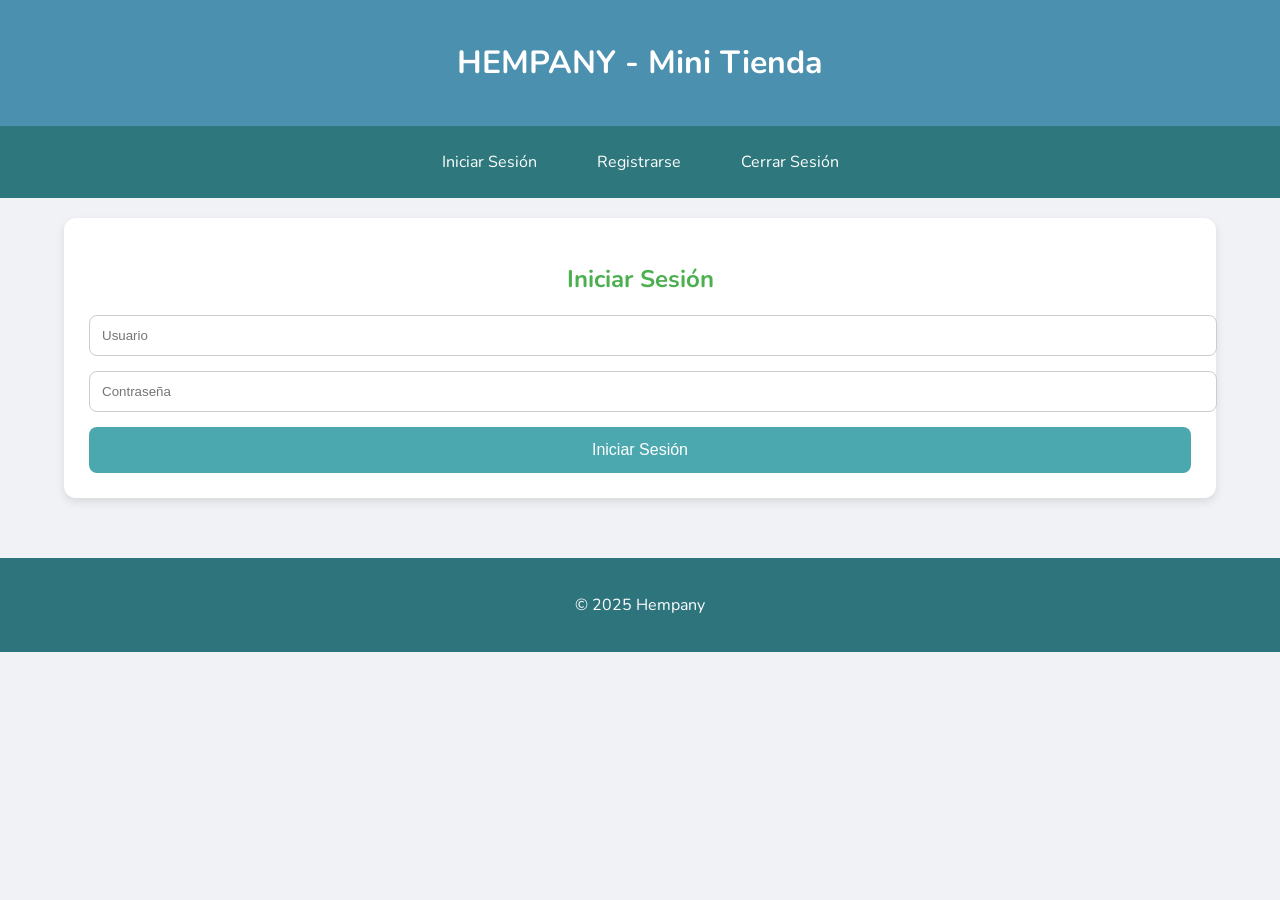
<file: index.html>
<!DOCTYPE html>
<html lang="es">

<head>
    <meta charset="UTF-8">
    <meta name="viewport" content="width=device-width, initial-scale=1.0">
    <title>HEMPANY - Mini Tienda Virtual</title>
    <link rel="preconnect" href="https://fonts.googleapis.com">
    <link rel="preconnect" href="https://fonts.gstatic.com" crossorigin>
    <link href="https://fonts.googleapis.com/css2?family=Nunito:wght@400;700&display=swap" rel="stylesheet">
    <link rel="stylesheet" href="style.css">
</head>

<body>
    <header>
        <h1>HEMPANY - Mini Tienda</h1>
    </header>

    <nav>
        <a href="#" onclick="showForm('login-form'); return false;">Iniciar Sesión</a>
        <a href="#" onclick="showForm('register-form'); return false;">Registrarse</a>
        <a href="#" onclick="logout(); return false;">Cerrar Sesión</a>
    </nav>

    <div class="container">
        <div id="login-form" class="form-container">
            <h2>Iniciar Sesión</h2>
            <input type="text" id="login-username" placeholder="Usuario">
            <input type="password" id="login-password" placeholder="Contraseña">
            <button onclick="login()">Iniciar Sesión</button>
        </div>

        <div id="register-form" class="form-container">
            <h2>Registrarse</h2>
            <input type="text" id="register-username" placeholder="Usuario">
            <input type="password" id="register-password" placeholder="Contraseña">
            <button onclick="register()">Registrarse</button>
        </div>

        <div id="product-list">
            <!-- Productos generados con JS -->
        </div>

        <div id="inventory" style="display:none;">
            <h2>Inventario del Día</h2>
            <table id="inventory-table">
                <thead>
                    <tr>
                        <th>Producto</th>
                        <th>Cantidad Vendida</th>
                    </tr>
                </thead>
                <tbody></tbody>
            </table>
            <div id="total-sold"></div>
        </div>
    </div>

    <footer>
        <p>&copy; 2025 Hempany</p>
    </footer>

    <script src="script.js"></script>
</body>

</html>
</file>
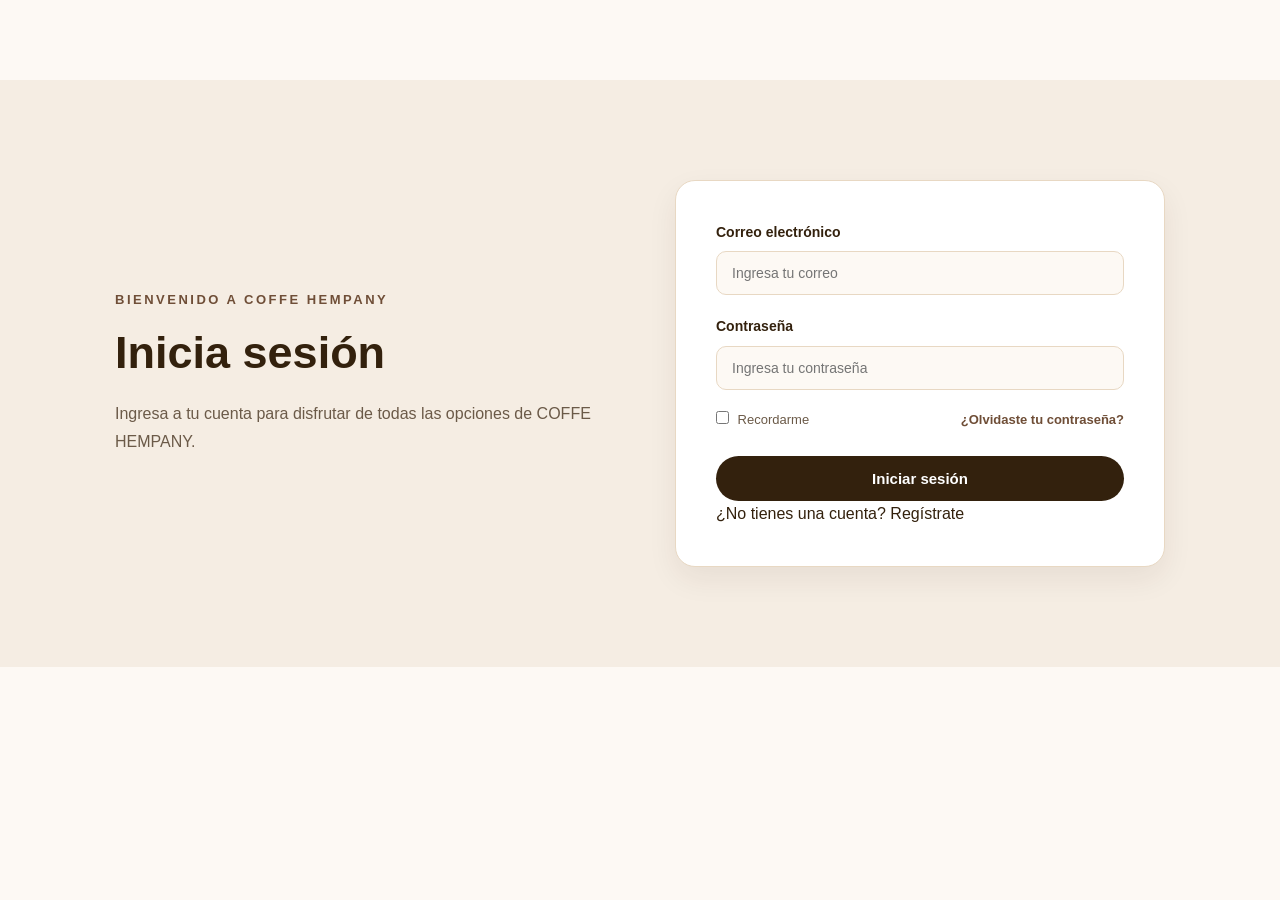
<file: COFFE HEMPANY/login.html>
<!DOCTYPE html>
<html lang="es">

<head>
    <meta charset="UTF-8">
    <meta name="viewport" content="width=device-width, initial-scale=1.0">

    <title>Iniciar sesión - Coffe Hempany</title>

    <link rel="stylesheet" href="style.css">
</head>

<body>

    <main>

        <section class="login">

            <div class="login-contenedor">

                <!-- INFORMACIÓN -->
                <div class="login-informacion">

                    <p class="seccion-subtitulo">
                        BIENVENIDO A COFFE HEMPANY
                    </p>

                    <h2>
                        Inicia sesión
                    </h2>

                    <p>
                        Ingresa a tu cuenta para disfrutar de todas
                        las opciones de COFFE HEMPANY.
                    </p>

                </div>


                <!-- FORMULARIO -->
                <div class="login-formulario">

                    <form action="#" method="post">

                        <!-- CORREO -->
                        <div class="campo">

                            <label for="correo">
                                Correo electrónico
                            </label>

                            <input
                                type="email"
                                id="correo"
                                name="correo"
                                placeholder="Ingresa tu correo"
                                required
                            >

                        </div>


                        <!-- CONTRASEÑA -->
                        <div class="campo">

                            <label for="contrasena">
                                Contraseña
                            </label>

                            <input
                                type="password"
                                id="contrasena"
                                name="contrasena"
                                placeholder="Ingresa tu contraseña"
                                required
                            >

                        </div>


                        <!-- OPCIONES -->
                        <div class="login-opciones">

                            <label>
                                <input type="checkbox">
                                Recordarme
                            </label>

                            <a href="#">
                                ¿Olvidaste tu contraseña?
                            </a>

                        </div>


                        <!-- BOTÓN -->
                        <button type="submit" onclick="window.location.href='index.html'">
                            Iniciar sesión
                        </button>


                        <!-- REGISTRO -->
                        <div class="registro">

                            <p>
                                ¿No tienes una cuenta?
                                <a href="registro.html">
                                    Regístrate
                                </a>
                            </p>

                        </div>

                    </form>

                </div>

            </div>

        </section>

    </main>

</body>

</html>
</file>
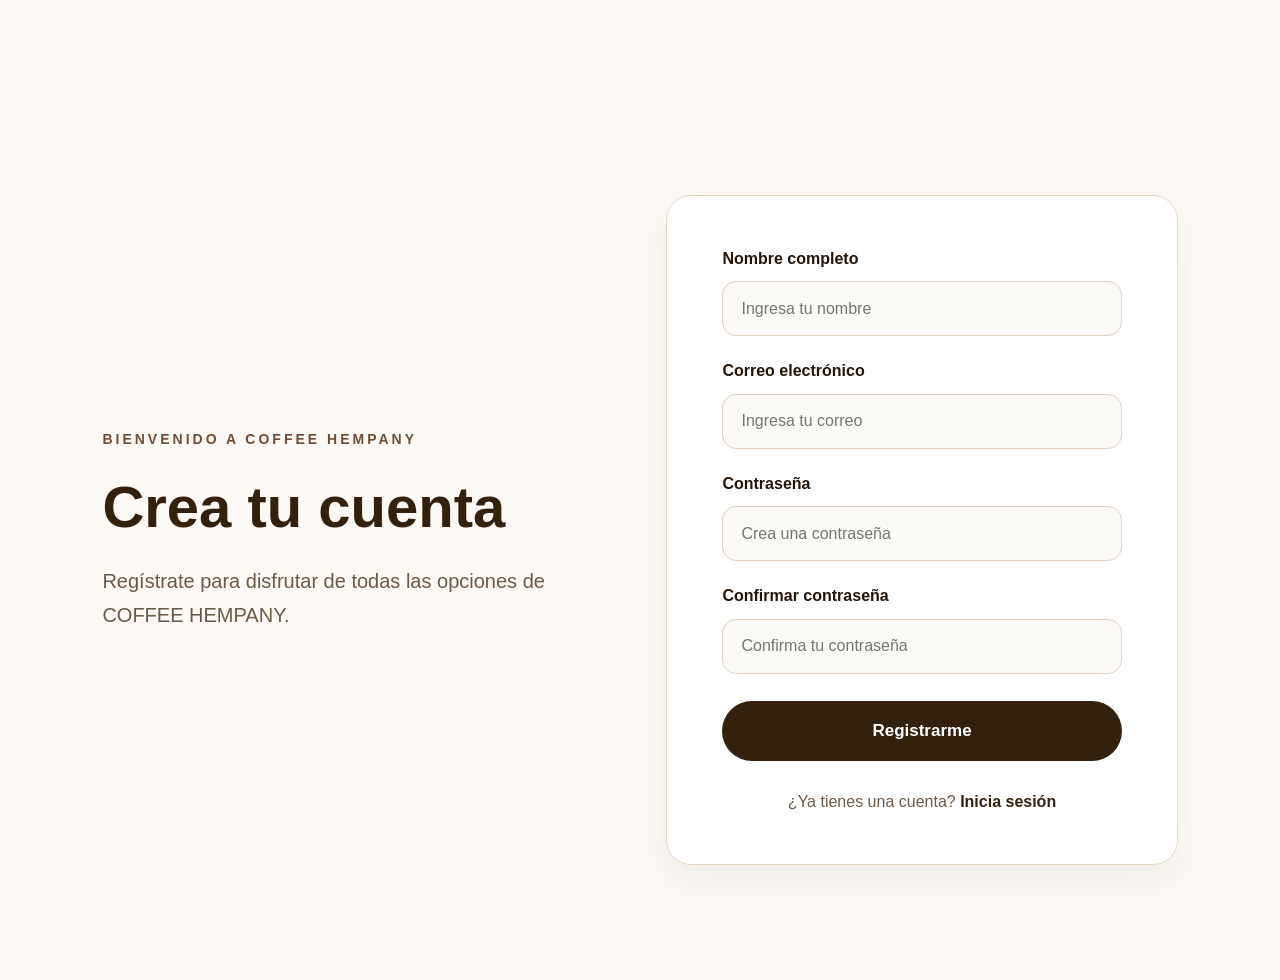
<file: COFFE HEMPANY/registro.html>
<!DOCTYPE html>
<html lang="es">

<head>
    <meta charset="UTF-8">
    <meta name="viewport" content="width=device-width, initial-scale=1.0">

    <title>Registrarse - COFFEE HEMPANY</title>

    <link rel="stylesheet" href="style.css">
</head>

<body>
<section class="pagina-registro">

    <!-- TEXTO IZQUIERDO -->
    <div class="registro-izquierda">

        <p class="registro-subtitulo">
            BIENVENIDO A COFFEE HEMPANY
        </p>

        <h1>
            Crea tu cuenta
        </h1>

        <p class="registro-descripcion">
            Regístrate para disfrutar de todas las opciones de COFFEE HEMPANY.
        </p>

    </div>


    <!-- FORMULARIO DERECHO -->
    <div class="registro-derecha">

        <form>

            <label for="nombre">
                Nombre completo
            </label>

            <input
                type="text"
                id="nombre"
                placeholder="Ingresa tu nombre"
                required
            >


            <label for="correo">
                Correo electrónico
            </label>

            <input
                type="email"
                id="correo"
                placeholder="Ingresa tu correo"
                required
            >


            <label for="password">
                Contraseña
            </label>

            <input
                type="password"
                id="password"
                placeholder="Crea una contraseña"
                required
            >


            <label for="confirmar">
                Confirmar contraseña
            </label>

            <input
                type="password"
                id="confirmar"
                placeholder="Confirma tu contraseña"
                required
            >


            <button type="submit">
                Registrarme
            </button>


            <p class="registro-volver">
                ¿Ya tienes una cuenta?
                <a href="login.html">Inicia sesión</a>
            </p>

        </form>

    </div>

</section>

</body>
</html>
</file>
<file: style.css>
body {
    font-family: 'Nunito', sans-serif;
    margin: 0;
    padding: 0;
    background-color: #f0f2f5;
    color: #333;
}

header {
    background-color: #4c90af;
    color: white;
    text-align: center;
    padding: 20px 0;
    box-shadow: 0 2px 5px rgba(0,0,0,0.2);
}

nav {
    background-color: #2e787d;
    display: flex;
    justify-content: center;
    gap: 20px;
    padding: 15px 0;
    flex-wrap: wrap;
}

nav a {
    color: white;
    text-decoration: none;
    padding: 10px 20px;
    border-radius: 5px;
    transition: background-color 0.3s ease;
}

nav a:hover {
    background-color: #1b385e;
}

.container {
    width: 90%;
    max-width: 1200px;
    margin: 20px auto;
}

.form-container {
    display: none;
    background-color: white;
    padding: 25px;
    border-radius: 12px;
    box-shadow: 0 4px 10px rgba(0,0,0,0.1);
    margin-bottom: 20px;
}

.form-container h2 {
    text-align: center;
    color: #4caf50;
    margin-bottom: 20px;
}

.form-container input {
    width: 100%;
    padding: 12px;
    margin-bottom: 15px;
    border: 1px solid #ccc;
    border-radius: 8px;
}

.form-container button {
    width: 100%;
    padding: 14px;
    background-color: #4ca8af;
    color: white;
    border: none;
    border-radius: 8px;
    cursor: pointer;
    font-size: 16px;
}

.form-container button:hover {
    background-color: #38418e;
}

#product-list {
    display: flex;
    flex-wrap: wrap;
    gap: 20px;
    justify-content: center;
}

.product {
    background-color: white;
    border-radius: 12px;
    overflow: hidden;
    box-shadow: 0 4px 12px rgba(0,0,0,0.1);
    width: 220px;
    text-align: center;
    transition: transform 0.3s ease, box-shadow 0.3s ease;
}

.product:hover {
    transform: translateY(-5px);
    box-shadow: 0 6px 15px rgba(0,0,0,0.2);
}

.product img {
    width: 100%;
    height: 180px;
    object-fit: cover;
}

.product h3 {
    color: #3e388e;
    margin: 10px 0;
}

.product p {
    margin: 5px 0;
    color: #555;
}

.product button {
    margin: 10px 0 15px 0;
    background-color: #ff9800;
    border: none;
    color: white;
    padding: 10px 20px;
    border-radius: 8px;
    cursor: pointer;
    transition: background-color 0.3s ease;
}

.product button:hover {
    background-color: #fb9700;
}

#inventory {
    margin-top: 40px;
    background-color: white;
    padding: 25px;
    border-radius: 12px;
    box-shadow: 0 4px 12px rgba(0,0,0,0.1);
}

#inventory h2 {
    text-align: center;
    color: #4caf89;
    margin-bottom: 20px;
}

#inventory-table {
    width: 100%;
    border-collapse: collapse;
}

#inventory-table th, #inventory-table td {
    border: 1px solid #ccc;
    padding: 12px;
    text-align: left;
}

#inventory-table th {
    background-color: #4c7faf;
    color: white;
}

#total-sold {
    margin-top: 15px;
    text-align: right;
    font-size: 18px;
    font-weight: bold;
}

footer {
    background-color: #2e747d;
    color: white;
    text-align: center;
    padding: 20px;
    margin-top: 40px;
}

@media(max-width:768px){
    .product {
        width: 45%;
    }
}

@media(max-width:480px){
    .product {
        width: 90%;
    }
}
</file>
<file: COFFE HEMPANY/style.css>
/* Elimina márgenes y espacios predeterminados */
* {
    margin: 0;
    padding: 0;
    box-sizing: border-box;
}

/* Configuración general de la página */
html {
    scroll-behavior: smooth;
}

/* Cuerpo de la página */
body {
    font-family: Arial, sans-serif;
    background-color: #fdf9f4;
    color: #33210d;
    line-height: 1.6;
}

/* Imágenes */
img {
    max-width: 100%;
    display: block;
}

/* Enlaces */
a {
    text-decoration: none;
    color: inherit;
}

/* Botones */
button {
    font-family: inherit;
    cursor: pointer;
}
/* Listas */
ul {
    list-style: none;
}

/* Contenedor general */
main {
    width: 100%;
}
:root {
    --color-fondo: #fdf9f4;
    --color-cafe: #33210d;
    --color-cafe-claro: #6f4e37;
    --color-beige: #e8d8c3;
    --color-crema: #f5ede3;
    --color-blanco: #ffffff;
    --color-rosa: #d9a6a6;
}
/* ========================================
   HEADER
   COFFEE HEMPANY
======================================== */

.header {
    width: 100%;
    height: 80px;
    padding: 0 6%;
    box-sizing: border-box;

    display: flex;
    align-items: center;
    justify-content: space-between;

    background-color: var(--color-fondo);
    border-bottom: 1px solid var(--color-beige);

    position: fixed;
    top: 0;
    left: 0;
    z-index: 1000;
}

/* ========================================
   LOGO
======================================== */
/* LOGO DEL HEADER */
.logo img {
    width: 120px;
    height: 110px;

    object-fit: cover;

    border-radius: 50%;

    display: block;
}


/*----- etiquetas */
.beneficio-icono img {
  width: 100%;
    height: 100%;
    object-fit: cover;
    display: block;
}
.beneficio-icono {
    width: calc(100% + 50px);
    height: 230px;
    margin: -35px -25px 25px -25px;
    overflow: hidden;
    border-radius: 18px 18px 0 0;
}
/* ========================================
   NAVEGACIÓN
======================================== */

.navegacion ul {
    display: flex;
    align-items: center;
    gap: 35px;
}

.navegacion a {
    font-size: 15px;
    font-weight: 500;
    color: var(--color-cafe);
    transition: 0.3s ease;
}


/* Efecto al pasar el mouse */

.navegacion a:hover {
    color: var(--color-cafe-claro);
}


/* ========================================
   ACCIONES
======================================== */

.acciones {
    display: flex;
    align-items: center;
    gap: 15px;
}


/* Botones de buscar y carrito */

.acciones button {
    border: none;
    background: transparent;

    color: var(--color-cafe);
    font-size: 14px;

    padding: 8px 12px;

    transition: 0.3s ease;
}

.acciones button:hover {
    color: var(--color-cafe-claro);
}
/* Botón iniciar sesión */

.acciones a {
    padding: 10px 20px;

    background-color: var(--color-cafe);
    color: var(--color-blanco);

    border-radius: 25px;

    font-size: 14px;
    font-weight: 600;

    transition: 0.3s ease;
}

.acciones a:hover {
    background-color: var(--color-cafe-claro);
}
/* ========================================
   HERO
   ======================================== */

.hero {
    width: 100%;
    min-height: 650px;
    padding: 70px 6%;

    display: flex;
    align-items: center;
    justify-content: space-between;

    gap: 50px;

    background-color: var(--color-fondo);

    overflow: hidden;
}
/*---------------------------body*/
body {
    margin: 0;
    padding-top: 80px;
}
/* ========================================
   CONTENIDO DEL HERO
   ======================================== */

.hero-contenido {
    width: 45%;
    max-width: 600px;
    flex-shrink: 0;
}


/* Texto pequeño */

.hero-subtitulo {
    margin-bottom: 20px;

    color: var(--color-cafe-claro);

    font-size: 14px;
    font-weight: 700;

    letter-spacing: 3px;
}


/* Título */

.hero-contenido h2 {
    margin-bottom: 25px;

    color: var(--color-cafe);

    font-size: 56px;
    line-height: 1.1;
    font-weight: 700;
}


/* Descripción */

.hero-descripcion {
    max-width: 500px;

    margin-bottom: 35px;

    color: #6b5a48;

    font-size: 17px;
    line-height: 1.7;
}


/* ========================================
   BOTONES DEL HERO
   ======================================== */

.hero-botones {
    display: flex;

    align-items: center;

    gap: 15px;
}


/* Botón principal */

.hero-botones a:first-child {
    padding: 14px 28px;

    background-color: var(--color-cafe);

    color: var(--color-blanco);

    border-radius: 30px;

    font-size: 15px;
    font-weight: 600;

    transition: 0.3s ease;
}

.hero-botones a:first-child:hover {
    background-color: var(--color-cafe-claro);
}


/* Botón secundario */

.hero-botones a:last-child {
    padding: 13px 27px;

    border: 1px solid var(--color-cafe);

    color: var(--color-cafe);

    border-radius: 30px;

    font-size: 15px;
    font-weight: 600;

    transition: 0.3s ease;
}

.hero-botones a:last-child:hover {
    background-color: var(--color-beige);
}


/* ========================================
   CONTENEDOR DEL CARRUSEL
   ======================================== */

.hero-carrusel {
    width: 700%;
    max-width: 800px;

    overflow: hidden;

    padding: 10px;

    border-radius: 20px;

    background-color: #e2c69a;

    position: relative;
}


/* ========================================
   CONTENEDOR DE LAS IMÁGENES
   ======================================== */

.hero-carrusel-contenido {
    display: flex;
    flex-direction: row;
    flex-wrap: nowrap;
    width: max-content;
    transition: transform 0.5s ease;
}

.hero-carrusel-item {
    flex: 0 0 100%;
    width: 200%;
    height: 500px;
    overflow: hidden;
    border-radius: 18px;
    background-color: var(--color-#e2c69a);
}

/* ========================================
   CADA IMAGEN
   =====================*/
/* Imagen */

.hero-carrusel-item img {
    width: 21%;
    height: 100%;

    display: block;
   border-radius: 1px;
    object-fit: cover;
}


/* ========================================
   BOTONES DEL CARRUSEL
   ======================================== */

.hero-carrusel-btn {
    position: absolute;

    top: 50%;

    transform: translateY(-50%);

    width: 42px;
    height: 42px;

    display: flex;

    align-items: center;
    justify-content: center;

    border: none;

    border-radius: 50%;

    background-color: rgba(255, 255, 255, 0.9);

    color: var(--color-cafe);

    font-size: 20px;

    z-index: 10;

    cursor: pointer;

    box-shadow: 0 4px 12px rgba(0, 0, 0, 0.15);
}


/* Botón izquierda */

.hero-carrusel-btn.anterior {
    left: 10px;
}


/* Botón derecha */

.hero-carrusel-btn.siguiente {
    right: 10px;
}


/* Hover */

.hero-carrusel-btn:hover {
    background-color: var(--color-cafe);

    color: var(--color-blanco);
}
/* ========================================
   BOTONES
======================================== */

.hero-botones {
    display: flex;
    align-items: center;
    gap: 15px;
}

/* Botón principal */

.hero-botones a:first-child {
    padding: 14px 28px;

    background-color: var(--color-cafe);
    color: var(--color-blanco);

    border-radius: 30px;

    font-size: 15px;
    font-weight: 600;

    transition: 0.3s ease;
}

.hero-botones a:first-child:hover {
    background-color: var(--color-cafe-claro);
}

/* Botón secundario */

.hero-botones a:last-child {
    padding: 13px 27px;

    border: 1px solid var(--color-cafe);

    color: var(--color-cafe);

    border-radius: 30px;

    font-size: 15px;
    font-weight: 600;

    transition: 0.3s ease;
}
.hero-botones a:last-child:hover {
    background-color: var(--color-beige);
}

.hero-imagen {
    width: 45%;
    max-width: 550px;
}


.hero-imagen img {
    width: 100%;
    height: 520px;

    object-fit: cover;

    border-radius: 20px;
}
/* ========================================
   BENEFICIOS
   COFFEE HEMPANY
======================================== */

.beneficios {
    padding: 90px 6%;
    background-color: var(--color-crema);
}


/* ========================================
   ENCABEZADO DE BENEFICIOS
======================================== */

.beneficios-contenido {
    max-width: 650px;
    margin: 0 auto 55px;

    text-align: center;
}

.beneficios-contenido .seccion-subtitulo {
    margin-bottom: 12px;

    color: var(--color-cafe-claro);

    font-size: 13px;
    font-weight: 700;
    letter-spacing: 2.5px;
}

.beneficios-contenido h2 {
    margin-bottom: 18px;

    color: var(--color-cafe);

    font-size: 38px;
    line-height: 1.2;
}

.beneficios-contenido > p:last-child {
    color: #6b5a48;

    font-size: 16px;
    line-height: 1.7;
}


/* ========================================
   LISTA DE BENEFICIOS
======================================== */

.beneficios-lista {
    display: grid;

    grid-template-columns: repeat(4, 1fr);

    gap: 25px;

    max-width: 1200px;
    margin: 0 auto;
}


/* ========================================
   TARJETA DE BENEFICIO
======================================== */

.beneficio {
    padding: 35px 25px;

    background-color: var(--color-fondo);

    border: 1px solid var(--color-beige);
    border-radius: 18px;

    text-align: center;

    transition: 0.3s ease;
}


/* Efecto al pasar el cursor */

.beneficio:hover {
    transform: translateY(-6px);
    box-shadow: 0 12px 30px rgba(51, 33, 13, 0.08);
}


/* ========================================
   ICONOS
======================================== */
.beneficio-icono {
    width: 125%;
    height: 250px;

    margin: -35px -25px 50px;

    display: block;

    overflow: hidden;

    border-radius: 18px 18px 0 0;

    background-color: transparent;
}

.beneficio-icono img {
    width: 100%;
    height: 100%;

    object-fit: cover;
    display: block;
}
/* ========================================
   TÍTULO DEL BENEFICIO
======================================== */

.beneficio h3 {
    margin-bottom: 12px;

    color: var(--color-cafe);

    font-size: 20px;
}
/* ========================================
   DESCRIPCIÓN
======================================== */

.beneficio p {
    color: #6b5a48;

    font-size: 14px;
    line-height: 1.7;
}
/* ========================================
   LISTA DE PRODUCTOS
   COFFEE HEMPANY
======================================== */

.lista {
    padding: 100px 6%;
    background-color: var(--color-fondo);
}
/* ========================================
   DETALLE DEL PRODUCTO
   COFFEE HEMPANY
======================================== */
.btn-detalle,
.btn-agregar {
    border: none;
    background-color: var(--color-cafe);
    color: var(--color-blanco);
    padding: 15px 30px;
    border-radius: 30px;
    font-size: 16px;
    font-weight: 600;
    cursor: pointer;
    transition: 0.3s ease;
    margin-top: 20px;
}

.btn-detalle:hover,
.btn-agregar:hover {
    background-color: var(--color-cafe-claro);
    transform: translateY(-2px);
}

/* ========================================
   CONTENEDOR PRINCIPAL
======================================== */

.detalle-contenedor {
    max-width: 1150px;
    margin: 0 auto;

    display: grid;
    grid-template-columns: 1fr 1fr;

    gap: 70px;
    align-items: center;
}


/* ========================================
   IMAGEN
======================================== */

.detalle-imagen {
    width: 100%;
    height: 550px;

    overflow: hidden;

    border-radius: 22px;
}

.detalle-imagen img {
    width: 100%;
    height: 100%;

    object-fit: cover;
}


/* ========================================
   INFORMACIÓN
======================================== */

.detalle-informacion {
    max-width: 520px;
}

.detalle-informacion .seccion-subtitulo {
    margin-bottom: 15px;

    color: var(--color-cafe-claro);

    font-size: 13px;
    font-weight: 700;
    letter-spacing: 2.5px;
}

.detalle-informacion h2 {
    margin-bottom: 20px;

    color: var(--color-cafe);

    font-size: 45px;
    line-height: 1.2;
}


/* Descripción */

.detalle-descripcion {
    margin-bottom: 30px;

    color: #6b5a48;

    font-size: 16px;
    line-height: 1.8;
}


/* ========================================
   PRECIO
======================================== */

.detalle-precio {
    display: flex;
    align-items: center;
    gap: 15px;

    margin-bottom: 30px;
}

.detalle-precio span {
    color: #6b5a48;

    font-size: 15px;
}

.detalle-precio strong {
    color: var(--color-cafe);

    font-size: 27px;
}


/* ========================================
   CANTIDAD
======================================== */

.cantidad {
    display: flex;
    align-items: center;
    gap: 15px;

    margin-bottom: 25px;
}

.cantidad label {
    color: var(--color-cafe);

    font-weight: 600;
}

.cantidad input {
    width: 70px;
    padding: 10px;

    border: 1px solid var(--color-beige);
    border-radius: 8px;

    background-color: var(--color-blanco);

    color: var(--color-cafe);

    text-align: center;
    font-size: 15px;
}


/* ========================================
   OPCIONES DE TAMAÑO
======================================== */

.opciones {
    margin-bottom: 30px;
}

.opciones h3 {
    margin-bottom: 15px;

    color: var(--color-cafe);

    font-size: 17px;
}

.opciones label {
    margin-right: 20px;

    color: #6b5a48;

    font-size: 14px;
    cursor: pointer;
}

.opciones input {
    margin-right: 5px;
    accent-color: var(--color-cafe);
}


/* ========================================
   BOTONES
======================================== */

.detalle-botones {
    display: flex;
    align-items: center;
    gap: 15px;
}


/* Agregar al carrito */

.detalle-botones button {
    padding: 14px 25px;

    border: none;
    border-radius: 28px;

    background-color: var(--color-cafe);
    color: var(--color-blanco);

    font-size: 14px;
    font-weight: 600;

    transition: 0.3s ease;
}

.detalle-botones button:hover {
    background-color: var(--color-cafe-claro);
}


/* Volver al menú */

.detalle-botones a {
    padding: 13px 24px;

    border: 1px solid var(--color-cafe);
    border-radius: 28px;

    color: var(--color-cafe);

    font-size: 14px;
    font-weight: 600;

    transition: 0.3s ease;
}

.detalle-botones a:hover {
    background-color: var(--color-beige);
}

/* ========================================
   ENCABEZADO
======================================== */

.lista-contenido {
    max-width: 650px;
    margin: 0 auto 55px;

    text-align: center;
}

.lista-contenido .seccion-subtitulo {
    margin-bottom: 12px;

    color: var(--color-cafe-claro);

    font-size: 13px;
    font-weight: 700;
    letter-spacing: 2.5px;
}

.lista-contenido h2 {
    margin-bottom: 18px;

    color: var(--color-cafe);

    font-size: 40px;
    line-height: 1.2;
}

.lista-contenido > p:last-child {
    color: #6b5a48;

    font-size: 16px;
    line-height: 1.7;
}


/* ========================================
   PRODUCTOS
======================================== */

.productos {
    max-width: 1200px;
    margin: 0 auto;

    display: grid;

    grid-template-columns: repeat(3, 1fr);

    gap: 30px;
}


/* ========================================
   TARJETA DEL PRODUCTO
======================================== */

.producto {
    overflow: hidden;

    background-color: var(--color-blanco);

    border: 1px solid var(--color-beige);
    border-radius: 18px;

    transition: 0.3s ease;
}


/* Efecto al pasar el cursor */

.producto:hover {
    transform: translateY(-7px);

    box-shadow: 0 15px 35px rgba(51, 33, 13, 0.10);
}


/* ========================================
   IMAGEN DEL PRODUCTO
======================================== */

.producto-imagen {
    width: 100%;
    height: 260px;

    overflow: hidden;
}

.producto-imagen img {
    width: 100%;
    height: 100%;

    object-fit: cover;

    transition: 0.4s ease;
}


/* Zoom suave */

.producto:hover .producto-imagen img {
    transform: scale(1.05);
}


/* ========================================
   INFORMACIÓN
======================================== */

.producto-informacion {
    padding: 25px;
}

.producto-informacion h3 {
    margin-bottom: 10px;

    color: var(--color-cafe);

    font-size: 21px;
}

.producto-informacion p {
    min-height: 50px;
    margin-bottom: 18px;

    color: #6b5a48;

    font-size: 14px;
    line-height: 1.6;
}


/* ========================================
   PRECIO
======================================== */

.precio {
    display: block;

    margin-bottom: 18px;

    color: var(--color-cafe);

    font-size: 20px;
    font-weight: 700;
}


/* ========================================
   BOTÓN VER DETALLE
======================================== */

.producto-informacion a {
    display: inline-block;

    padding: 10px 20px;

    background-color: var(--color-cafe);

    color: var(--color-blanco);

    border-radius: 25px;

    font-size: 14px;
    font-weight: 600;

    transition: 0.3s ease;
}

.producto-informacion a:hover {
    background-color: var(--color-cafe-claro);
}


/* ========================================
   BOTÓN VER TODOS
======================================== */

.lista-boton {
    margin-top: 50px;

    text-align: center;
}

.lista-boton a {
    display: inline-block;

    padding: 13px 28px;

    border: 1px solid var(--color-cafe);

    color: var(--color-cafe);

    border-radius: 25px;

    font-size: 15px;
    font-weight: 600;

    transition: 0.3s ease;
}

.lista-boton a:hover {
    background-color: var(--color-cafe);

    color: var(--color-blanco);
}
/* ========================================
   MENÚ
   COFFEE HEMPANY
======================================== */

.menu {
    padding: 100px 6%;
    background-color: var(--color-fondo);
}


/* ========================================
   ENCABEZADO DEL MENÚ
======================================== */

.menu-contenido {
    max-width: 650px;
    margin: 0 auto 40px;

    text-align: center;
}

.menu-contenido .seccion-subtitulo {
    margin-bottom: 12px;

    color: var(--color-cafe-claro);

    font-size: 13px;
    font-weight: 700;
    letter-spacing: 2.5px;
}

.menu-contenido h2 {
    margin-bottom: 18px;

    color: var(--color-cafe);

    font-size: 40px;
    line-height: 1.2;
}

.menu-contenido > p:last-child {
    color: #6b5a48;

    font-size: 16px;
    line-height: 1.7;
}


/* ========================================
   CATEGORÍAS
======================================== */

.categorias {
    display: flex;
    justify-content: center;
    align-items: center;

    gap: 12px;

    margin-bottom: 50px;

    flex-wrap: wrap;
}

.categorias button {
    padding: 11px 22px;

    border: 1px solid var(--color-beige);
    border-radius: 25px;

    background-color: var(--color-blanco);
    color: var(--color-cafe);

    font-size: 14px;
    font-weight: 600;

    transition: 0.3s ease;
}

.categorias button:hover {
    background-color: var(--color-cafe);
    color: var(--color-blanco);
    border-color: var(--color-cafe);
}


/* ========================================
   PRODUCTOS DEL MENÚ
======================================== */

.menu-productos {
    max-width: 1200px;
    margin: 0 auto;

    display: grid;

    grid-template-columns: repeat(3, 1fr);

    gap: 30px;
}


/* ========================================
   TARJETA DEL PRODUCTO
======================================== */

.menu-producto {
    overflow: hidden;

    background-color: var(--color-blanco);

    border: 1px solid var(--color-beige);
    border-radius: 18px;

    transition: 0.3s ease;
}

.menu-producto:hover {
    transform: translateY(-6px);

    box-shadow: 0 15px 35px rgba(51, 33, 13, 0.10);
}


/* ========================================
   IMAGEN
======================================== */

.menu-producto > img {
    width: 100%;
    height: 240px;

    object-fit: cover;

    transition: 0.4s ease;
}

.menu-producto:hover > img {
    transform: scale(1.04);
}


/* ========================================
   INFORMACIÓN
======================================== */

.menu-producto-info {
    padding: 24px;
}

.menu-producto-info h3 {
    margin-bottom: 9px;

    color: var(--color-cafe);

    font-size: 20px;
}

.menu-producto-info p {
    min-height: 45px;
    margin-bottom: 15px;

    color: #6b5a48;

    font-size: 14px;
    line-height: 1.6;
}


/* ========================================
   PRECIO
======================================== */

.menu-producto-info span {
    display: block;

    margin-bottom: 18px;

    color: var(--color-cafe);

    font-size: 19px;
    font-weight: 700;
}


/* ========================================
   BOTÓN AGREGAR
======================================== */

.menu-producto-info button {
    width: 100%;

    padding: 12px 20px;

    border: none;
    border-radius: 25px;

    background-color: var(--color-cafe);
    color: var(--color-blanco);

    font-size: 14px;
    font-weight: 600;

    transition: 0.3s ease;
}

.menu-producto-info button:hover {
    background-color: var(--color-cafe-claro);
}
/* ========================================
   LOGIN
   COFFEE HEMPANY
======================================== */

.login {
    padding: 100px 6%;
    background-color: var(--color-crema);
}


/* ========================================
   CONTENEDOR
======================================== */

.login-contenedor {
    max-width: 1050px;
    margin: 0 auto;

    display: grid;
    grid-template-columns: 1fr 1fr;

    gap: 70px;
    align-items: center;
}


/* ========================================
   INFORMACIÓN
======================================== */

.login-informacion {
    max-width: 480px;
}

.login-informacion .seccion-subtitulo {
    margin-bottom: 15px;

    color: var(--color-cafe-claro);

    font-size: 13px;
    font-weight: 700;
    letter-spacing: 2.5px;
}

.login-informacion h2 {
    margin-bottom: 20px;

    color: var(--color-cafe);

    font-size: 45px;
    line-height: 1.2;
}

.login-informacion > p:last-child {
    color: #6b5a48;

    font-size: 16px;
    line-height: 1.8;
}


/* ========================================
   FORMULARIO
======================================== */

.login-formulario {
    padding: 40px;

    background-color: var(--color-blanco);

    border: 1px solid var(--color-beige);
    border-radius: 20px;

    box-shadow: 0 12px 30px rgba(51, 33, 13, 0.07);
}

.login-formulario form {
    width: 100%;
}


/* ========================================
   CAMPOS
======================================== */

.campo {
    display: flex;
    flex-direction: column;

    margin-bottom: 20px;
}

.campo label {
    margin-bottom: 8px;

    color: var(--color-cafe);

    font-size: 14px;
    font-weight: 600;
}

.campo input,
.campo select,
.campo textarea {
    width: 100%;

    padding: 13px 15px;

    border: 1px solid var(--color-beige);
    border-radius: 10px;

    background-color: var(--color-fondo);

    color: var(--color-cafe);

    font-family: inherit;
    font-size: 14px;

    outline: none;

    transition: 0.3s ease;
}

.campo input:focus,
.campo select:focus,
.campo textarea:focus {
    border-color: var(--color-cafe-claro);
}


/* ========================================
   OPCIONES DEL LOGIN
======================================== */

.login-opciones {
    display: flex;
    align-items: center;
    justify-content: space-between;

    gap: 15px;

    margin: 5px 0 25px;
}

.login-opciones label {
    color: #6b5a48;

    font-size: 13px;
}

.login-opciones input {
    margin-right: 5px;

    accent-color: var(--color-cafe);
}

.login-opciones a {
    color: var(--color-cafe-claro);

    font-size: 13px;
    font-weight: 600;
}

.login-opciones a:hover {
    text-decoration: underline;
}


/* ========================================
   BOTÓN INICIAR SESIÓN
======================================== */

.login-formulario button[type="submit"] {
    width: 100%;

    padding: 14px 20px;

    border: none;
    border-radius: 25px;

    background-color: var(--color-cafe);
    color: var(--color-blanco);

    font-size: 15px;
    font-weight: 600;

    transition: 0.3s ease;
}

.login-formulario button[type="submit"]:hover {
    background-color: var(--color-cafe-claro);
}


/* ========================================
   REGISTRO
======================================== */
/* ========================================
   PÁGINA DE REGISTRO
======================================== */

.pagina-registro {
    min-height: 100vh;

    padding: 80px 8%;

    display: flex;
    align-items: center;
    justify-content: space-between;

    gap: 80px;

    background-color: var(--color-fondo);
}


/* ========================================
   PARTE IZQUIERDA
======================================== */

.registro-izquierda {
    width: 48%;
}

.registro-subtitulo {
    margin-bottom: 25px;

    color: var(--color-cafe-claro);

    font-size: 14px;
    font-weight: 700;

    letter-spacing: 3px;
}

.registro-izquierda h1 {
    margin: 0 0 25px;

    color: var(--color-cafe);

    font-size: 58px;
    line-height: 1.1;
}

.registro-descripcion {
    max-width: 620px;

    color: #6b5a48;

    font-size: 20px;
    line-height: 1.7;
}


/* ========================================
   TARJETA DEL REGISTRO
======================================== */

.registro-derecha {
    width: 50%;
    max-width: 650px;

    padding: 50px 55px;

    background-color: var(--color-blanco);

    border: 1px solid var(--color-beige);
    border-radius: 25px;

    box-sizing: border-box;

    box-shadow: 0 15px 35px rgba(0, 0, 0, 0.06);
}


/* ========================================
   FORMULARIO
======================================== */

.registro-derecha form {
    display: flex;
    flex-direction: column;
}

.registro-derecha label {
    margin-bottom: 10px;

    color: #241508;

    font-size: 16px;
    font-weight: 600;
}

.registro-derecha input {
    width: 100%;
    height: 55px;

    margin-bottom: 22px;
    padding: 0 18px;

    box-sizing: border-box;

    border: 1px solid #e2d2bf;
    border-radius: 14px;

    background-color: #fcfaf7;

    color: #35200d;

    font-size: 16px;

    outline: none;
}

.registro-derecha input:focus {
    border-color: var(--color-cafe);
}


/* ========================================
   BOTÓN REGISTRAR
======================================== */

.registro-derecha button {
    width: 100%;
    height: 60px;

    margin-top: 5px;

    border: none;
    border-radius: 30px;

    background-color: var(--color-cafe);

    color: var(--color-blanco);

    font-size: 17px;
    font-weight: 700;

    cursor: pointer;

    transition: 0.3s ease;
}

.registro-derecha button:hover {
    background-color: var(--color-cafe-claro);
}


/* ========================================
   VOLVER AL LOGIN
======================================== */

.registro-volver {
    margin-top: 28px;

    text-align: center;

    color: #6b5a48;

    font-size: 16px;
}

.registro-volver a {
    color: var(--color-cafe);

    font-weight: 700;

    text-decoration: none;
}


/* ========================================
   RESPONSIVE
======================================== */
/* ========================================
   PÁGINA DE REGISTRO
======================================== */

.pagina-registro {
    min-height: 100vh;

    padding: 80px 8%;

    display: flex;
    align-items: center;
    justify-content: space-between;

    gap: 80px;

    background-color: var(--color-fondo);
}


/* ========================================
   PARTE IZQUIERDA
======================================== */

.registro-izquierda {
    width: 48%;
}

.registro-subtitulo {
    margin-bottom: 25px;

    color: var(--color-cafe-claro);

    font-size: 14px;
    font-weight: 700;

    letter-spacing: 3px;
}

.registro-izquierda h1 {
    margin: 0 0 25px;

    color: var(--color-cafe);

    font-size: 58px;
    line-height: 1.1;
}

.registro-descripcion {
    max-width: 620px;

    color: #6b5a48;

    font-size: 20px;
    line-height: 1.7;
}


/* ========================================
   TARJETA DEL REGISTRO
======================================== */

.registro-derecha {
    width: 50%;
    max-width: 650px;

    padding: 50px 55px;

    background-color: var(--color-blanco);

    border: 1px solid var(--color-beige);
    border-radius: 25px;

    box-sizing: border-box;

    box-shadow: 0 15px 35px rgba(0, 0, 0, 0.06);
}


/* ========================================
   FORMULARIO
======================================== */

.registro-derecha form {
    display: flex;
    flex-direction: column;
}

.registro-derecha label {
    margin-bottom: 10px;

    color: #241508;

    font-size: 16px;
    font-weight: 600;
}

.registro-derecha input {
    width: 100%;
    height: 55px;

    margin-bottom: 22px;
    padding: 0 18px;

    box-sizing: border-box;

    border: 1px solid #e2d2bf;
    border-radius: 14px;

    background-color: #fcfaf7;

    color: #35200d;

    font-size: 16px;

    outline: none;
}

.registro-derecha input:focus {
    border-color: var(--color-cafe);
}


/* ========================================
   BOTÓN REGISTRAR
======================================== */

.registro-derecha button {
    width: 100%;
    height: 60px;

    margin-top: 5px;

    border: none;
    border-radius: 30px;

    background-color: var(--color-cafe);

    color: var(--color-blanco);

    font-size: 17px;
    font-weight: 700;

    cursor: pointer;

    transition: 0.3s ease;
}

.registro-derecha button:hover {
    background-color: var(--color-cafe-claro);
}


/* ========================================
   VOLVER AL LOGIN
======================================== */

.registro-volver {
    margin-top: 28px;

    text-align: center;

    color: #6b5a48;

    font-size: 16px;
}

.registro-volver a {
    color: var(--color-cafe);

    font-weight: 700;

    text-decoration: none;
}


/* ========================================
   RESPONSIVE
======================================== */

@media (max-width: 900px) {

    .pagina-registro {
        flex-direction: column;

        padding: 60px 6%;
    }

    .registro-izquierda {
        width: 100%;
        text-align: center;
    }

    .registro-izquierda h1 {
        font-size: 45px;
    }

    .registro-derecha {
        width: 100%;
        max-width: 600px;
    }
}
/* ========================================
   FINALIZAR PEDIDO
   COFFEE HEMPANY
======================================== */

.finalizar {
    padding: 100px 6%;
    background-color: var(--color-fondo);
}


/* ========================================
   TÍTULO
======================================== */

.finalizar-titulo {
    max-width: 650px;
    margin: 0 auto 55px;

    text-align: center;
}

.finalizar-titulo .seccion-subtitulo {
    margin-bottom: 12px;

    color: var(--color-cafe-claro);

    font-size: 13px;
    font-weight: 700;
    letter-spacing: 2.5px;
}

.finalizar-titulo h2 {
    margin-bottom: 18px;

    color: var(--color-cafe);

    font-size: 40px;
    line-height: 1.2;
}

.finalizar-titulo > p:last-child {
    color: #6b5a48;

    font-size: 16px;
    line-height: 1.7;
}


/* ========================================
   CONTENEDOR PRINCIPAL
======================================== */

.finalizar-contenedor {
    max-width: 1150px;
    margin: 0 auto;

    display: grid;
    grid-template-columns: 0.9fr 1.1fr;

    gap: 35px;

    align-items: start;
}


/* ========================================
   RESUMEN DEL PEDIDO
======================================== */

.resumen-pedido {
    padding: 30px;

    background-color: var(--color-crema);

    border: 1px solid var(--color-beige);
    border-radius: 20px;
}

.resumen-pedido > h3 {
    margin-bottom: 25px;

    color: var(--color-cafe);

    font-size: 22px;
}


/* ========================================
   PRODUCTOS DEL PEDIDO
======================================== */
.detalle {
    display: none;
}
.producto-pedido {
    display: flex;
    align-items: center;
    gap: 18px;

    padding: 18px 0;

    border-bottom: 1px solid var(--color-beige);
}

.producto-pedido img {
    width: 85px;
    height: 85px;

    object-fit: cover;

    border-radius: 12px;
}

.producto-pedido-info {
    flex: 1;
}

.producto-pedido-info h4 {
    margin-bottom: 5px;

    color: var(--color-cafe);

    font-size: 17px;
}

.producto-pedido-info p {
    margin-bottom: 5px;

    color: #6b5a48;

    font-size: 13px;
}

.producto-pedido-info span {
    color: var(--color-cafe);

    font-size: 15px;
    font-weight: 700;
}


/* ========================================
   TOTALES
======================================== */

.totales {
    margin-top: 20px;
}

.totales > div {
    display: flex;
    justify-content: space-between;

    margin-bottom: 12px;

    color: #6b5a48;

    font-size: 14px;
}

.totales .total {
    margin-top: 18px;
    padding-top: 18px;

    border-top: 1px solid var(--color-beige);

    color: var(--color-cafe);

    font-size: 19px;
}


/* ========================================
   DATOS DEL CLIENTE
======================================== */

.datos-pedido {
    padding: 35px;

    background-color: var(--color-blanco);

    border: 1px solid var(--color-beige);
    border-radius: 20px;

    box-shadow: 0 12px 30px rgba(51, 33, 13, 0.06);
}

.datos-pedido > h3 {
    margin-bottom: 25px;

    color: var(--color-cafe);

    font-size: 22px;
}


/* ========================================
   MÉTODO DE PAGO
======================================== */

.metodo-pago {
    margin: 25px 0;

    padding: 20px;

    border: 1px solid var(--color-beige);
    border-radius: 12px;
}

.metodo-pago legend {
    padding: 0 8px;

    color: var(--color-cafe);

    font-size: 15px;
    font-weight: 700;
}

.metodo-pago label {
    display: inline-flex;
    align-items: center;

    margin: 10px 20px 5px 0;

    color: #6b5a48;

    font-size: 14px;

    cursor: pointer;
}

.metodo-pago input {
    margin-right: 7px;

    accent-color: var(--color-cafe);
}


/* ========================================
   TEXTAREA
======================================== */

.campo textarea {
    min-height: 100px;

    resize: vertical;
}


/* ========================================
   CONFIRMACIÓN
======================================== */

.confirmacion {
    margin: 20px 0;

    color: #6b5a48;

    font-size: 13px;
}

.confirmacion input {
    margin-right: 7px;

    accent-color: var(--color-cafe);
}


/* ========================================
   BOTONES
======================================== */

.pedido-botones {
    display: flex;
    align-items: center;
    justify-content: space-between;

    gap: 15px;

    margin-top: 25px;
}

.pedido-botones a {
    padding: 12px 22px;

    border: 1px solid var(--color-cafe);
    border-radius: 25px;

    color: var(--color-cafe);

    font-size: 14px;
    font-weight: 600;

    transition: 0.3s ease;
}

.pedido-botones a:hover {
    background-color: var(--color-beige);
}

.pedido-botones button {
    padding: 13px 24px;

    border: none;
    border-radius: 25px;

    background-color: var(--color-cafe);
    color: var(--color-blanco);

    font-size: 14px;
    font-weight: 600;

    transition: 0.3s ease;
}

.pedido-botones button:hover {
    background-color: var(--color-cafe-claro);
}
/* ========================================
   CERRAR SESIÓN
   COFFEE HEMPANY
======================================== */

.cerrar-sesion {
    min-height: 550px;
    padding: 100px 6%;

    display: flex;
    align-items: center;
    justify-content: center;

    background-color: var(--color-crema);
}


/* ========================================
   CONTENEDOR
======================================== */

.cerrar-sesion-contenedor {
    width: 100%;
    max-width: 550px;

    padding: 50px 45px;

    text-align: center;

    background-color: var(--color-blanco);

    border: 1px solid var(--color-beige);
    border-radius: 22px;

    box-shadow: 0 12px 30px rgba(51, 33, 13, 0.07);
}


/* ========================================
   SUBTÍTULO
======================================== */

.cerrar-sesion-contenedor .seccion-subtitulo {
    margin-bottom: 15px;

    color: var(--color-cafe-claro);

    font-size: 13px;
    font-weight: 700;

    letter-spacing: 2.5px;
}


/* ========================================
   TÍTULO
======================================== */

.cerrar-sesion-contenedor h2 {
    margin-bottom: 15px;

    color: var(--color-cafe);

    font-size: 38px;
    line-height: 1.2;
}


/* ========================================
   MENSAJE
======================================== */

.cerrar-sesion-contenedor > p {
    margin-bottom: 25px;

    color: #6b5a48;

    font-size: 16px;
    line-height: 1.7;
}


/* ========================================
   INFORMACIÓN DEL USUARIO
======================================== */

.usuario-sesion {
    margin-bottom: 30px;
    padding: 18px;

    background-color: var(--color-fondo);

    border: 1px solid var(--color-beige);
    border-radius: 12px;
}

.usuario-sesion p {
    margin-bottom: 5px;

    color: #6b5a48;

    font-size: 13px;
}

.usuario-sesion strong {
    color: var(--color-cafe);

    font-size: 15px;
}


/* ========================================
   BOTONES
======================================== */

.cerrar-sesion-botones {
    display: flex;
    align-items: center;
    justify-content: center;

    gap: 15px;
}


/* Botón cancelar */

.cerrar-sesion-botones a {
    padding: 12px 25px;

    border: 1px solid var(--color-cafe);
    border-radius: 25px;

    color: var(--color-cafe);

    font-size: 14px;
    font-weight: 600;

    transition: 0.3s ease;
}

.cerrar-sesion-botones a:hover {
    background-color: var(--color-beige);
}


/* Botón cerrar sesión */

.cerrar-sesion-botones button {
    padding: 13px 25px;

    border: none;
    border-radius: 25px;

    background-color: var(--color-cafe);

    color: var(--color-blanco);

    font-size: 14px;
    font-weight: 600;

    transition: 0.3s ease;
}

.cerrar-sesion-botones button:hover {
    background-color: var(--color-cafe-claro);
}
/* ========================================
   FOOTER
   COFFEE HEMPANY
======================================== */

.footer {
    padding: 70px 6% 25px;

    background-color: var(--color-cafe);

    color: var(--color-blanco);
}


/* ========================================
   CONTENEDOR PRINCIPAL
======================================== */

.footer-contenedor {
    max-width: 1200px;
    margin: 0 auto;

    display: grid;

    grid-template-columns: 1.5fr 1fr 1.2fr 1fr 1fr;

    gap: 40px;

    padding-bottom: 50px;

    border-bottom: 1px solid rgba(255, 255, 255, 0.2);
}


/* ========================================
   INFORMACIÓN
======================================== */

.footer-informacion h2 {
    margin-bottom: 18px;

    color: var(--color-blanco);

    font-size: 24px;
    letter-spacing: 2px;
}

.footer-informacion p {
    max-width: 300px;

    color: #e8d8c3;

    font-size: 14px;
    line-height: 1.7;
}


/* ========================================
   TÍTULOS
======================================== */

.footer-contenedor h3 {
    margin-bottom: 20px;

    color: var(--color-blanco);

    font-size: 16px;
}


/* ========================================
   ENLACES
======================================== */

.footer-enlaces ul {
    display: flex;
    flex-direction: column;

    gap: 10px;
}

.footer-enlaces a {
    color: #e8d8c3;

    font-size: 14px;

    transition: 0.3s ease;
}

.footer-enlaces a:hover {
    color: var(--color-blanco);
}


/* ========================================
   CONTACTO
======================================== */

.footer-contacto p {
    margin-bottom: 9px;

    color: #e8d8c3;

    font-size: 14px;
}


/* ========================================
   HORARIOS
======================================== */

.footer-horarios p {
    margin-bottom: 6px;

    color: #e8d8c3;

    font-size: 14px;
}


/* ========================================
   REDES SOCIALES
======================================== */

.footer-redes {
    display: flex;
    flex-direction: column;

    align-items: flex-start;
}

.footer-redes a {
    margin-bottom: 10px;

    color: #e8d8c3;

    font-size: 14px;

    transition: 0.3s ease;
}

.footer-redes a:hover {
    color: var(--color-blanco);
}


/* ========================================
   PARTE FINAL
======================================== */

.footer-final {
    max-width: 1200px;
    margin: 25px auto 0;

    text-align: center;
}

.footer-final p {
    color: #cdbba5;

    font-size: 13px;
}
/* ========================================
   DISEÑO RESPONSIVE
   COFFEE HEMPANY
======================================== */

/*icono cerrar sesion*/
.icono-cerrar {
    color: #654529;
    font-size: 30px;
    text-decoration: none;
    margin-left: 5px;
    transition: 0.3s;
}

.icono-cerrar:hover {
    transform: scale(1.15);
}
/* ========================================
   TABLET
   Hasta 1024px
======================================== */

@media (max-width: 1024px) {

    /* HEADER */

    .header {
        padding: 0 4%;
    }

    .navegacion ul {
        gap: 20px;
    }


    /* HERO */

    .hero {
        padding: 60px 4%;
        gap: 35px;
    }

    .hero-contenido h2 {
        font-size: 45px;
    }

    .hero-imagen {
        width: 48%;
    }


    /* BENEFICIOS */

    .beneficios {
        padding: 80px 4%;
    }

    .beneficios-lista {
        grid-template-columns: repeat(2, 1fr);
    }


    /* LISTA */

    .lista {
        padding: 80px 4%;
    }

    .productos {
        grid-template-columns: repeat(2, 1fr);
    }


    /* DETALLE */

    .detalle {
        padding: 80px 4%;
    }

    .detalle-contenedor {
        gap: 40px;
    }

    .detalle-informacion h2 {
        font-size: 38px;
    }


    /* MENÚ */

    .menu {
        padding: 80px 4%;
    }

    .menu-productos {
        grid-template-columns: repeat(2, 1fr);
    }


    /* LOGIN */

    .login {
        padding: 80px 4%;
    }

    .login-contenedor {
        gap: 40px;
    }


    /* FINALIZAR */

    .finalizar {
        padding: 80px 4%;
    }

    .finalizar-contenedor {
        grid-template-columns: 1fr;
    }


    /* FOOTER */

    .footer {
        padding: 60px 4% 25px;
    }

    .footer-contenedor {
        grid-template-columns: repeat(2, 1fr);
    }

}
</file>
